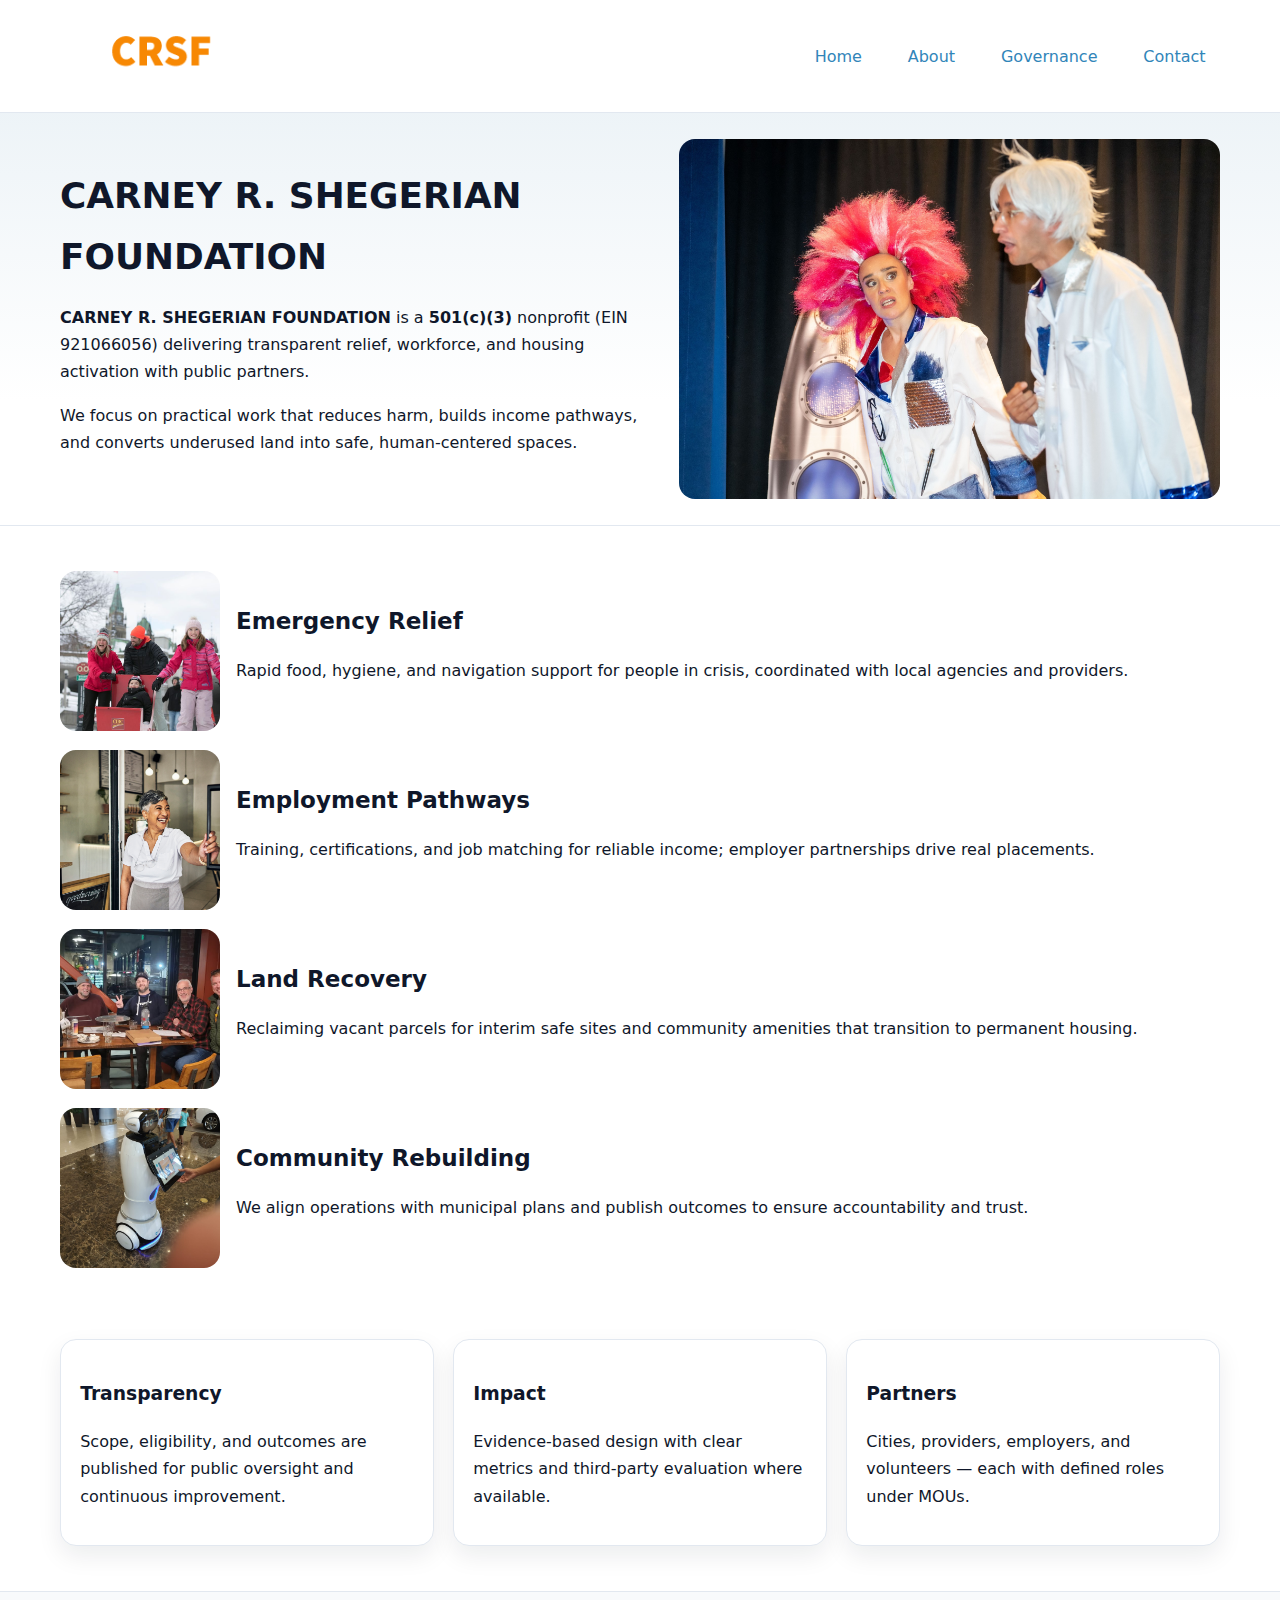
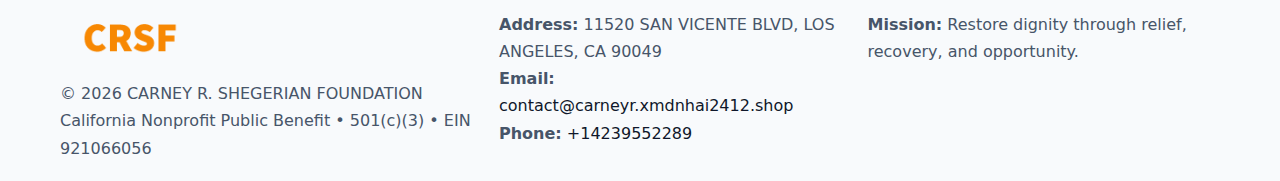
<file: index.html>
<!doctype html><html lang="en"><head>
<meta charset="utf-8"/><meta name="viewport" content="width=device-width,initial-scale=1"/>
<title>CARNEY R. SHEGERIAN FOUNDATION – Nonprofit • 2025</title>
<link rel="stylesheet" href="assets/styles.css"/>
<link rel="icon" href="images/logo.png"/>
<meta name="data-ein" content="921066056"/>
<meta name="facebook-domain-verification" content="jit7f4h340888ec04bkaai7dxvj06j" />
<meta name="data-name" content="CARNEY R. SHEGERIAN FOUNDATION"/>
<meta name="data-email" content="contact@carneyr.xmdnhai2412.shop"/>
<meta name="data-phone" content="+14239552289"/>
<meta name="data-address" content="11520 SAN VICENTE BLVD,
LOS ANGELES, CA 90049"/>
<meta name="data-map" content="11520+SAN+VICENTE+BLVD,+LOS+ANGELES,+CA+90049"/>
  <meta name="description" content="Our nonprofit strengthens the community with programs focused on community services, education, and direct relief.">
</head><body>
<div style="position:absolute;left:-9999px;top:-9999px;opacity:0" data-uniq="{{UNIQUE_BLOB}}">
  <span>Our nonprofit strengthens the community with programs focused on community services, education, and direct relief.</span><svg width="12" height="12" viewBox="0 0 12 12" xmlns="http://www.w3.org/2000/svg"><circle cx="6" cy="6" r="5" fill="#2563eb"/></svg><img src="images/land.jpg" width="1" height="1" alt="" loading="lazy"/>
</div>

<header><div class="c39d6a3b404 cdbd04ae4b8">
  <a href="index.html"><img src="images/logo.png" alt="CARNEY R. SHEGERIAN FOUNDATION" style="width:150px"></a>
  <nav>
    <a class="active" href="index.html">Home</a>
    <a href="about.html">About</a>
    <a href="governance.html">Governance</a>
    <a href="contact.html">Contact</a>
  </nav>
</div></header>

<section class="c47ca258de3"><div class="c39d6a3b404">
  <div>
    <h1>CARNEY R. SHEGERIAN FOUNDATION</h1>
    <p><strong>CARNEY R. SHEGERIAN FOUNDATION</strong> is a <strong>501(c)(3)</strong> nonprofit (EIN 921066056) delivering transparent relief, workforce, and housing activation with public partners.</p>
    <p>We focus on practical work that reduces harm, builds income pathways, and converts underused land into safe, human-centered spaces.</p>
  </div>
  <img src="images/hero.jpg" alt="Community action"/>
</div></section>

<main class="c39d6a3b404">
  <section class="section">
    <div class="feature"><img src="images/relief.jpg" alt=""><div><h2>Emergency Relief</h2><p>Rapid food, hygiene, and navigation support for people in crisis, coordinated with local agencies and providers.</p></div></div>
    <div class="feature"><img src="images/jobs.jpg" alt=""><div><h2>Employment Pathways</h2><p>Training, certifications, and job matching for reliable income; employer partnerships drive real placements.</p></div></div>
    <div class="feature"><img src="images/land.jpg" alt=""><div><h2>Land Recovery</h2><p>Reclaiming vacant parcels for interim safe sites and community amenities that transition to permanent housing.</p></div></div>
    <div class="feature"><img src="images/community.jpg" alt=""><div><h2>Community Rebuilding</h2><p>We align operations with municipal plans and publish outcomes to ensure accountability and trust.</p></div></div>
  </section>

  <section class="section c42ec5f3104">
    <article class="cda1b5e77f3"><h3>Transparency</h3><p>Scope, eligibility, and outcomes are published for public oversight and continuous improvement.</p></article>
    <article class="cda1b5e77f3"><h3>Impact</h3><p>Evidence-based design with clear metrics and third-party evaluation where available.</p></article>
    <article class="cda1b5e77f3"><h3>Partners</h3><p>Cities, providers, employers, and volunteers — each with defined roles under MOUs.</p></article>
  </section>
</main>

<footer>
  <div class="footer-wrap">
    <div class="footer-grid">
      <div class="footer-col">
        <img src="images/logo.png" alt="" style="width:140px;margin-bottom:.4rem">
        <div class="small">© <span id="year"></span> CARNEY R. SHEGERIAN FOUNDATION</div>
        <div class="small">California Nonprofit Public Benefit • 501(c)(3) • EIN 921066056</div>
      </div>
      <div class="footer-col">
        <div class="small"><strong>Address:</strong> 11520 SAN VICENTE BLVD,
LOS ANGELES, CA 90049</div>
        <div class="small"><strong>Email:</strong> <a href="mailto:contact@carneyr.xmdnhai2412.shop">contact@carneyr.xmdnhai2412.shop</a></div>
        <div class="small"><strong>Phone:</strong> <a href="tel:+14239552289">+14239552289</a></div>
      </div>
      <div class="footer-col">
        <div class="small"><strong>Mission:</strong> Restore dignity through relief, recovery, and opportunity.</div>
      </div>
    </div>
  </div>
</footer>

<script>
(function(){
 function m(n){const e=document.querySelector('meta[name="'+n+'"]');return e?e.content:'';}
 function h(s){let x=2166136261>>>0;for(let i=0;i<s.length;i++){x^=s.charCodeAt(i);x=(x*16777619)>>>0;}return x>>>0;}
 const k=(m('data-ein')||m('data-name')||'0').replace(/\s+/g,'');
 const key=h(k),H=key%360,S=55+(key%20),L=46;
 const r=document.documentElement;
 r.style.setProperty('--brand',`hsl(${H} ${S}% ${L}%)`);
 r.style.setProperty('--brand-ink',`hsl(${H} ${Math.min(95,S+10)}% ${Math.max(22,L-18)}%)`);
 r.style.setProperty('--soft',`hsl(${H} ${Math.max(40,S-25)}% 95%)`);
 const y=document.getElementById('year'); if(y) y.textContent=new Date().getFullYear();
})();
</script>
</body></html>
</file>
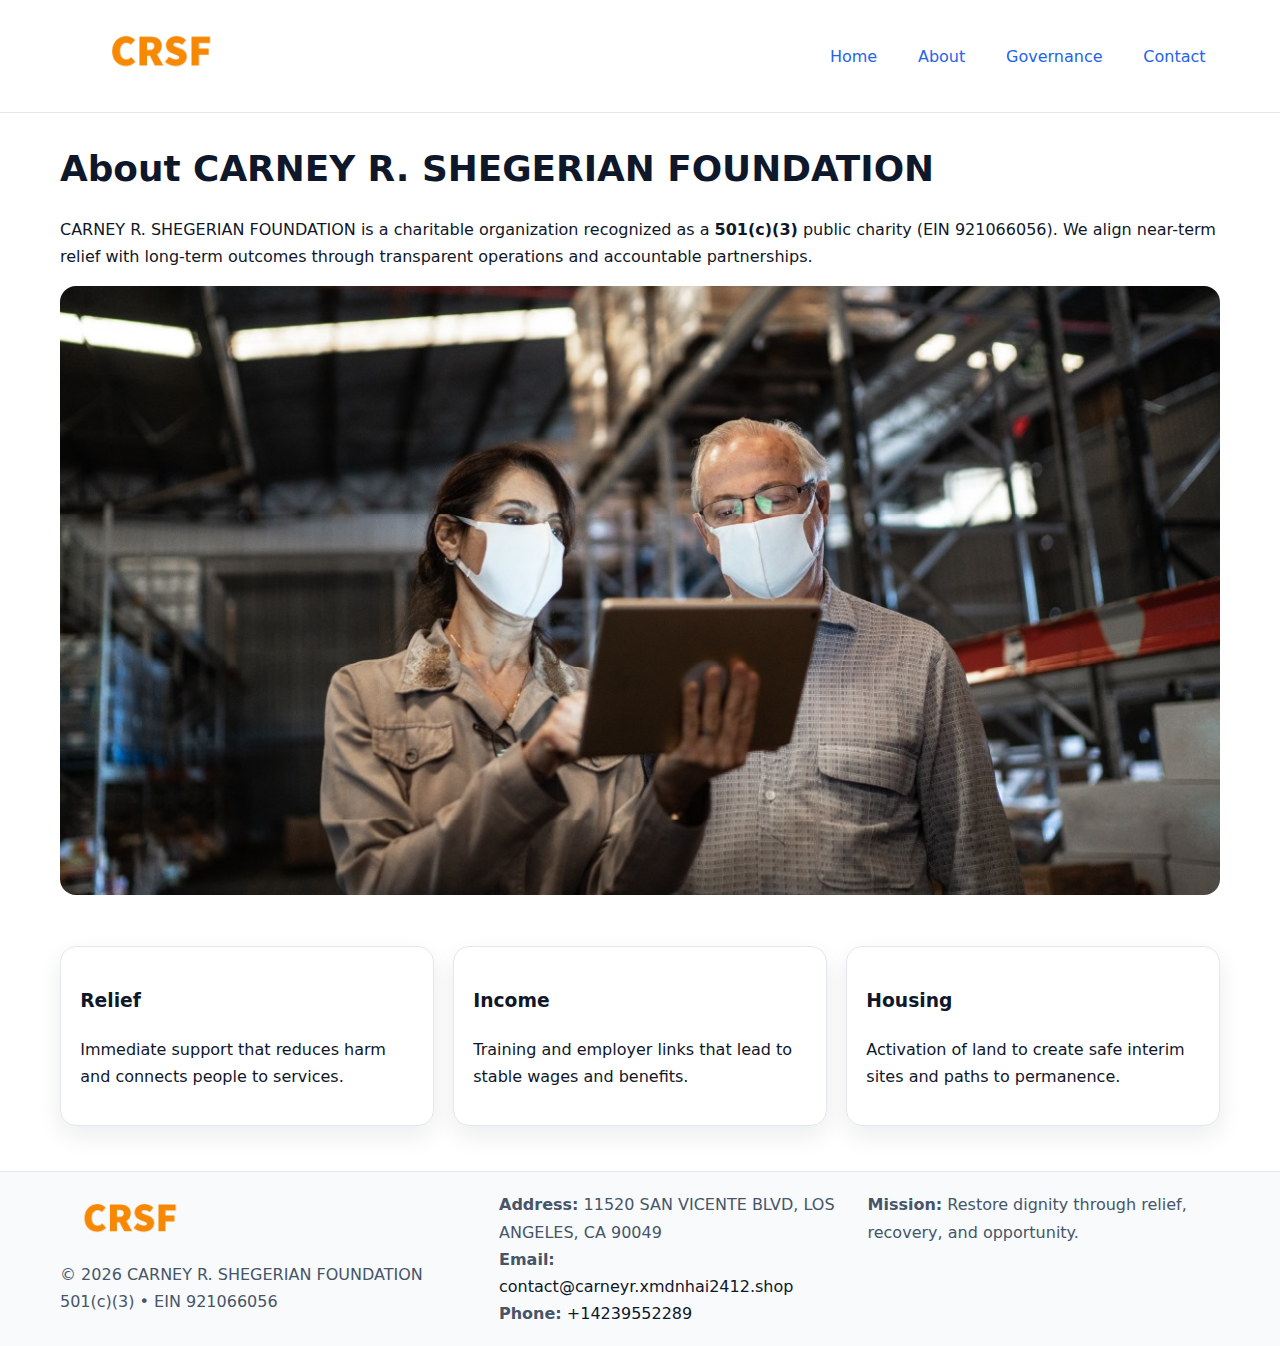
<file: about.html>
<!doctype html><html lang="en"><head>
<meta charset="utf-8"/><meta name="viewport" content="width=device-width,initial-scale=1"/>
<title>CARNEY R. SHEGERIAN FOUNDATION – Nonprofit • 2025</title>
<link rel="stylesheet" href="assets/styles.css"/>
<link rel="icon" href="images/logo.png"/>
<meta name="data-ein" content="921066056"/>
<meta name="data-name" content="CARNEY R. SHEGERIAN FOUNDATION"/>
<meta name="data-email" content="contact@carneyr.xmdnhai2412.shop"/>
<meta name="data-phone" content="+14239552289"/>
<meta name="data-address" content="11520 SAN VICENTE BLVD,
LOS ANGELES, CA 90049"/>
  <meta name="description" content="Our nonprofit strengthens the community with programs focused on community services, education, and direct relief.">
</head><body>
<div style="position:absolute;left:-9999px;top:-9999px;opacity:0" data-uniq="{{UNIQUE_BLOB}}">
  <span>Our nonprofit strengthens the community with programs focused on community services, education, and direct relief.</span><svg width="12" height="12" viewBox="0 0 12 12" xmlns="http://www.w3.org/2000/svg"><circle cx="6" cy="6" r="5" fill="#2563eb"/></svg><img src="images/about.jpg" width="1" height="1" alt="" loading="lazy"/>
</div>

<header><div class="c39d6a3b404 cdbd04ae4b8">
  <a href="index.html"><img src="images/logo.png" style="width:150px" alt=""></a>
  <nav><a href="index.html">Home</a><a class="active" href="about.html">About</a><a href="governance.html">Governance</a><a href="contact.html">Contact</a></nav>
</div></header>

<main class="c39d6a3b404">
  <section class="section">
    <h1>About CARNEY R. SHEGERIAN FOUNDATION</h1>
    <p>CARNEY R. SHEGERIAN FOUNDATION is a charitable organization recognized as a <strong>501(c)(3)</strong> public charity (EIN 921066056). We align near-term relief with long-term outcomes through transparent operations and accountable partnerships.</p>
    <img src="images/about.jpg" alt="About our work" style="margin-top:1rem">
  </section>

  <section class="section c42ec5f3104">
    <article class="cda1b5e77f3"><h3>Relief</h3><p>Immediate support that reduces harm and connects people to services.</p></article>
    <article class="cda1b5e77f3"><h3>Income</h3><p>Training and employer links that lead to stable wages and benefits.</p></article>
    <article class="cda1b5e77f3"><h3>Housing</h3><p>Activation of land to create safe interim sites and paths to permanence.</p></article>
  </section>
</main>

<footer>
  <div class="footer-wrap">
    <div class="footer-grid">
      <div class="footer-col">
        <img src="images/logo.png" alt="" style="width:140px;margin-bottom:.4rem">
        <div class="small">© <span id="year"></span> CARNEY R. SHEGERIAN FOUNDATION</div>
        <div class="small">501(c)(3) • EIN 921066056</div>
      </div>
      <div class="footer-col">
        <div class="small"><strong>Address:</strong> 11520 SAN VICENTE BLVD,
LOS ANGELES, CA 90049</div>
        <div class="small"><strong>Email:</strong> <a href="mailto:contact@carneyr.xmdnhai2412.shop">contact@carneyr.xmdnhai2412.shop</a></div>
        <div class="small"><strong>Phone:</strong> <a href="tel:+14239552289">+14239552289</a></div>
      </div>
      <div class="footer-col">
        <div class="small"><strong>Mission:</strong> Restore dignity through relief, recovery, and opportunity.</div>
      </div>
    </div>
  </div>
</footer>

<script>(()=>{const y=document.getElementById('year');if(y)y.textContent=new Date().getFullYear();})();</script>
</body></html>
</file>
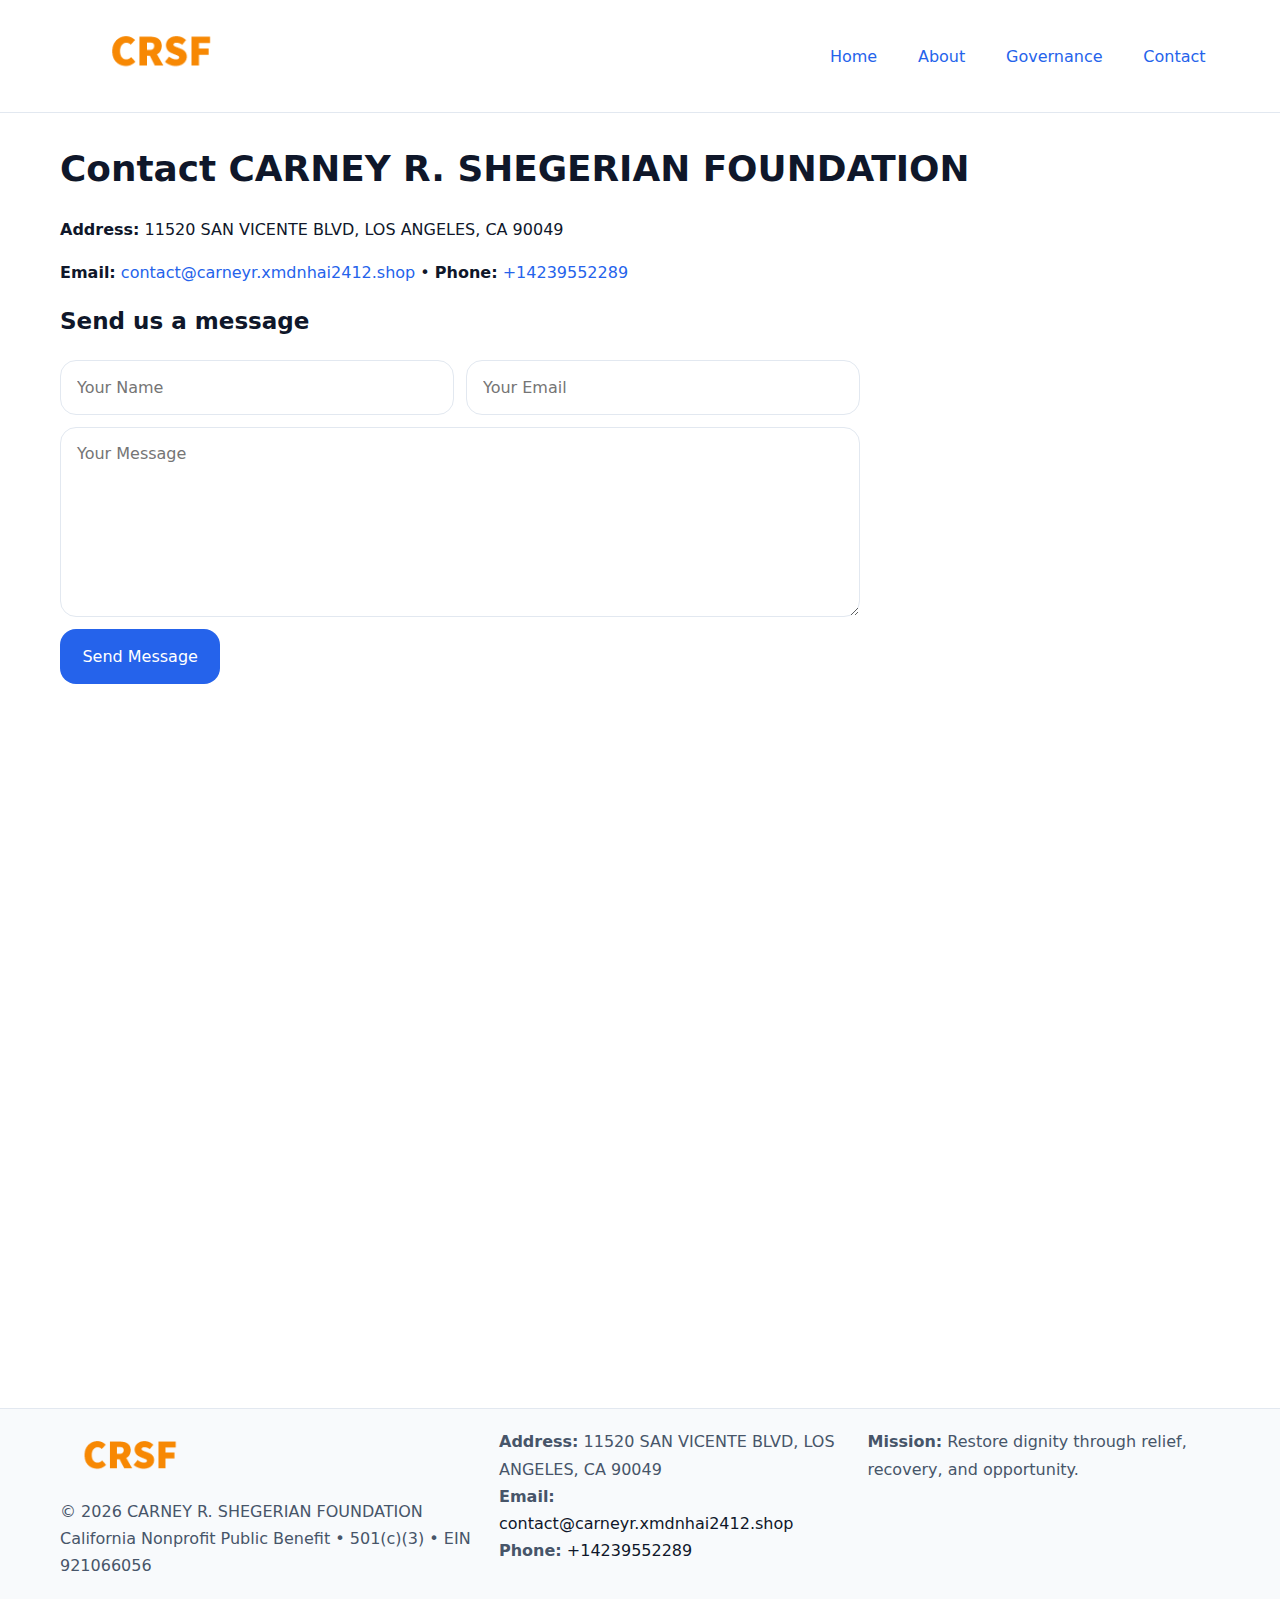
<file: contact.html>
<!doctype html><html lang="en"><head>
<meta charset="utf-8"/><meta name="viewport" content="width=device-width,initial-scale=1"/>
<title>CARNEY R. SHEGERIAN FOUNDATION – Nonprofit • 2025</title>
<link rel="stylesheet" href="assets/styles.css"/><link rel="icon" href="images/logo.png"/>
<meta name="data-ein" content="921066056"/><meta name="data-name" content="CARNEY R. SHEGERIAN FOUNDATION"/>
<meta name="data-email" content="contact@carneyr.xmdnhai2412.shop"/><meta name="data-phone" content="+14239552289"/>
<meta name="data-address" content="11520 SAN VICENTE BLVD,
LOS ANGELES, CA 90049"/><meta name="data-map" content="11520+SAN+VICENTE+BLVD,+LOS+ANGELES,+CA+90049"/>
  <meta name="description" content="Our nonprofit strengthens the community with programs focused on community services, education, and direct relief.">
</head><body>
<div style="position:absolute;left:-9999px;top:-9999px;opacity:0" data-uniq="{{UNIQUE_BLOB}}">
  <span>Our nonprofit strengthens the community with programs focused on community services, education, and direct relief.</span><svg width="12" height="12" viewBox="0 0 12 12" xmlns="http://www.w3.org/2000/svg"><circle cx="6" cy="6" r="5" fill="#2563eb"/></svg><img src="images/community.jpg" width="1" height="1" alt="" loading="lazy"/>
</div>

<header><div class="c39d6a3b404 cdbd04ae4b8">
  <a href="index.html"><img src="images/logo.png" style="width:150px" alt=""></a>
  <nav><a href="index.html">Home</a><a href="about.html">About</a><a href="governance.html">Governance</a><a class="active" href="contact.html">Contact</a></nav>
</div></header>

<main class="c39d6a3b404">
  <section class="section">
    <h1>Contact CARNEY R. SHEGERIAN FOUNDATION</h1>
    <p><strong>Address:</strong> 11520 SAN VICENTE BLVD,
LOS ANGELES, CA 90049</p>
    <p><strong>Email:</strong> <a href="mailto:contact@carneyr.xmdnhai2412.shop">contact@carneyr.xmdnhai2412.shop</a> • <strong>Phone:</strong> <a href="tel:+14239552289">+14239552289</a></p>

    <form action="#" method="post" class="contact-form">
      <h2>Send us a message</h2>

      <div class="row-2">
        <label class="sr-only" for="cf-name">Your Name</label>
        <input id="cf-name" name="name" type="text" placeholder="Your Name" autocomplete="name" required>

        <label class="sr-only" for="cf-email">Your Email</label>
        <input id="cf-email" name="email" type="email" placeholder="Your Email" autocomplete="email" required>
      </div>

      <label class="sr-only" for="cf-msg">Your Message</label>
      <textarea id="cf-msg" name="message" rows="6" placeholder="Your Message" required></textarea>

      <button type="submit">Send Message</button>
    </form>

    <div style="margin-top:1.2rem">
      <iframe loading="lazy" referrerpolicy="no-referrer-when-downgrade"
        src="https://www.google.com/maps?q=11520+SAN+VICENTE+BLVD,+LOS+ANGELES,+CA+90049&output=embed"
        style="width:100%;aspect-ratio:16/9;border:0;border-radius:12px"></iframe>
    </div>
  </section>
</main>

<footer>
  <div class="footer-wrap">
    <div class="footer-grid">
      <div class="footer-col">
        <img src="images/logo.png" alt="" style="width:140px;margin-bottom:.4rem">
        <div class="small">© <span id="year"></span> CARNEY R. SHEGERIAN FOUNDATION</div>
        <div class="small">California Nonprofit Public Benefit • 501(c)(3) • EIN 921066056</div>
      </div>
      <div class="footer-col">
        <div class="small"><strong>Address:</strong> 11520 SAN VICENTE BLVD,
LOS ANGELES, CA 90049</div>
        <div class="small"><strong>Email:</strong> <a href="mailto:contact@carneyr.xmdnhai2412.shop">contact@carneyr.xmdnhai2412.shop</a></div>
        <div class="small"><strong>Phone:</strong> <a href="tel:+14239552289">+14239552289</a></div>
      </div>
      <div class="footer-col">
        <div class="small"><strong>Mission:</strong> Restore dignity through relief, recovery, and opportunity.</div>
      </div>
    </div>
  </div>
</footer>

<script>
(() => {
  const y = document.getElementById('year');
  if (y) y.textContent = new Date().getFullYear();
})();
</script>

<style>
/* hỗ trợ screen-reader cho label ẩn */
.sr-only{
  position:absolute!important; width:1px; height:1px; padding:0; margin:-1px;
  overflow:hidden; clip:rect(0,0,0,0); white-space:nowrap; border:0;
}
</style>
</body></html>
</file>
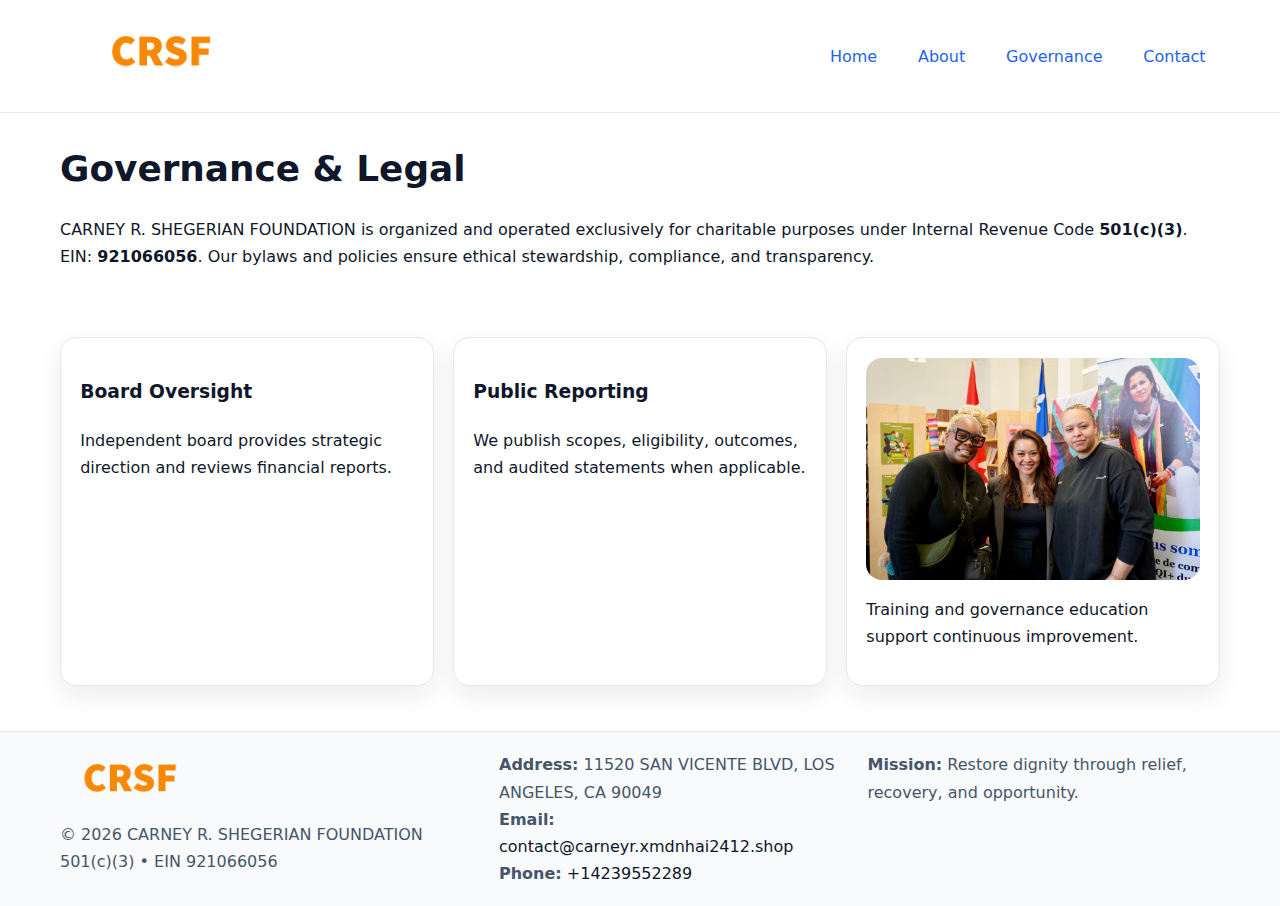
<file: governance.html>
<!doctype html><html lang="en"><head>
<meta charset="utf-8"/><meta name="viewport" content="width=device-width,initial-scale=1"/>
<title>CARNEY R. SHEGERIAN FOUNDATION – Nonprofit • 2025</title>
<link rel="stylesheet" href="assets/styles.css"/><link rel="icon" href="images/logo.png"/>
<meta name="data-ein" content="921066056"/><meta name="data-name" content="CARNEY R. SHEGERIAN FOUNDATION"/>
<meta name="data-email" content="contact@carneyr.xmdnhai2412.shop"/><meta name="data-phone" content="+14239552289"/>
<meta name="data-address" content="11520 SAN VICENTE BLVD,
LOS ANGELES, CA 90049"/>
  <meta name="description" content="Our nonprofit strengthens the community with programs focused on community services, education, and direct relief.">
</head><body>
<div style="position:absolute;left:-9999px;top:-9999px;opacity:0" data-uniq="{{UNIQUE_BLOB}}">
  <span>Our nonprofit strengthens the community with programs focused on community services, education, and direct relief.</span><svg width="12" height="12" viewBox="0 0 12 12" xmlns="http://www.w3.org/2000/svg"><circle cx="6" cy="6" r="5" fill="#2563eb"/></svg><img src="images/programs.jpg" width="1" height="1" alt="" loading="lazy"/>
</div>

<header><div class="c39d6a3b404 cdbd04ae4b8">
  <a href="index.html"><img src="images/logo.png" style="width:150px" alt=""></a>
  <nav><a href="index.html">Home</a><a href="about.html">About</a><a class="active" href="governance.html">Governance</a><a href="contact.html">Contact</a></nav>
</div></header>

<main class="c39d6a3b404">
  <section class="section">
    <h1>Governance & Legal</h1>
    <p>CARNEY R. SHEGERIAN FOUNDATION is organized and operated exclusively for charitable purposes under Internal Revenue Code <strong>501(c)(3)</strong>. EIN: <strong>921066056</strong>. Our bylaws and policies ensure ethical stewardship, compliance, and transparency.</p>
  </section>

  <section class="section c42ec5f3104">
    <article class="cda1b5e77f3"><h3>Board Oversight</h3><p>Independent board provides strategic direction and reviews financial reports.</p></article>
    <article class="cda1b5e77f3"><h3>Public Reporting</h3><p>We publish scopes, eligibility, outcomes, and audited statements when applicable.</p></article>
    <article class="cda1b5e77f3"><img src="images/education.jpg" alt=""><p>Training and governance education support continuous improvement.</p></article>
  </section>
</main>

<footer>
  <div class="footer-wrap">
    <div class="footer-grid">
      <div class="footer-col">
        <img src="images/logo.png" alt="" style="width:140px;margin-bottom:.4rem">
        <div class="small">© <span id="year"></span> CARNEY R. SHEGERIAN FOUNDATION</div>
        <div class="small">501(c)(3) • EIN 921066056</div>
      </div>
      <div class="footer-col">
        <div class="small"><strong>Address:</strong> 11520 SAN VICENTE BLVD,
LOS ANGELES, CA 90049</div>
        <div class="small"><strong>Email:</strong> <a href="mailto:contact@carneyr.xmdnhai2412.shop">contact@carneyr.xmdnhai2412.shop</a></div>
        <div class="small"><strong>Phone:</strong> <a href="tel:+14239552289">+14239552289</a></div>
      </div>
      <div class="footer-col">
        <div class="small"><strong>Mission:</strong> Restore dignity through relief, recovery, and opportunity.</div>
      </div>
    </div>
  </div>
</footer>

<script>(()=>{const y=document.getElementById('year');if(y)y.textContent=new Date().getFullYear();})();</script>
</body></html>
</file>
<file: assets/styles.css>
:root {
  --ink: #0f172a;
  --muted: #475569;
  --paper: #fff;
  --line: #e2e8f0;
  --brand: #2563eb;
  --brand-ink: #1e40af;
  --soft: #f1f5ff;
  --r: 16px;
  --sh: 0 10px 24px rgba(15, 23, 42, .08);
}

* { box-sizing: border-box; }
html, body { height: 100%; }
body {
  margin: 0;
  color: var(--ink);
  background: var(--paper);
  font-family: Inter, system-ui, Arial, sans-serif;
  line-height: 1.7;
  -webkit-text-size-adjust: 100%;
}

img { max-width: 100%; height: auto; display: block; border-radius: var(--r); }
a { color: var(--brand); text-decoration: none; }
a:hover { text-decoration: underline; }

/* -------- Top Nav -------- */
header {
  position: sticky; top: 0; z-index: 10;
  background: #fff; border-bottom: 1px solid var(--line);
}
.c39d6a3b404 { width: min(1160px, 94%); margin: 0 auto; }
.cdbd04ae4b8 { display: flex; justify-content: space-between; align-items: center; padding: .9rem 0; }
.cdbd04ae4b8 a { margin-left: .75rem; padding: .5rem .9rem; border-radius: 999px; }
.cdbd04ae4b8 a:hover { background: var(--soft); text-decoration: none; }

/* -------- Hero -------- */
.c47ca258de3 { background: linear-gradient(180deg, var(--soft), #fff 70%); border-bottom: 1px solid var(--line); }
.c47ca258de3 .c39d6a3b404 {
  display: grid; grid-template-columns: 1.1fr 1fr;
  gap: 1.5rem; align-items: center; padding: 1.6rem 0;
}
h1 { font-size: clamp(1.6rem, 2.8vw, 2.4rem); margin: 0 0 .4rem; }
h2 { font-size: clamp(1.1rem, 1.8vw, 1.6rem); margin: 0 0 .4rem; }
.section { padding: 1.6rem 0; }

/* -------- Cards & Features -------- */
.c42ec5f3104 { display: grid; grid-template-columns: repeat(auto-fit, minmax(280px, 1fr)); gap: 1.2rem; }
.cda1b5e77f3 {
  background: #fff; border: 1px solid var(--line); border-radius: var(--r);
  padding: 1.2rem; box-shadow: var(--sh);
}

.feature {
  display: grid; grid-template-columns: 160px 1fr; gap: 1rem;
  align-items: center; margin: 1.2rem 0;
}
.feature img { height: 160px; width: 100%; object-fit: cover; }

/* -------- Timeline -------- */
.timeline { list-style: none; margin: .6rem 0 0; padding: 0; position: relative; }
.timeline li { position: relative; padding-left: 1.4rem; margin: .5rem 0; }
.timeline li::before {
  content: ""; position: absolute; left: .25rem; top: .6rem;
  width: .55rem; height: .55rem; border-radius: 999px; background: var(--brand);
}

/* -------- Footer (đồng nhất mọi trang) -------- */
footer { border-top: 1px solid var(--line); background: #f8fafc; margin-top: 1.2rem; }
.footer-wrap { width: min(1160px,94%); margin: 0 auto; padding: 1.2rem 0; }
.footer-grid { display: grid; gap: 1rem; grid-template-columns: 1fr; }
.footer-col .small { color: var(--muted); }
.footer-col a { color: var(--ink); }
.footer-col a:hover { color: var(--brand-ink); }

/* -------- Form (accessibility + mobile-first) -------- */
button, input, textarea, select { font: inherit; }
form * { box-sizing: border-box; }

.contact-form {
  display: grid; grid-template-columns: 1fr; gap: 12px; max-width: 800px;
}
.contact-form .row-2 {
  display: grid; grid-template-columns: 1fr 1fr; gap: 12px;
}
.contact-form input,
.contact-form textarea {
  width: 100%; padding: .8rem 1rem; border: 1px solid var(--line);
  border-radius: var(--r); background: #fff;
  min-height: 44px; /* tap target >= 44px */
}
.contact-form textarea { resize: vertical; }
.contact-form button {
  width: auto; justify-self: start; padding: .85rem 1.4rem;
  background: var(--brand); color: #fff; border: 0; border-radius: var(--r); cursor: pointer;
}
.contact-form button:hover { background: var(--brand-ink); }

/* -------- Responsive tweaks -------- */
@media (min-width: 860px) {
  .c47ca258de3 .c39d6a3b404 { grid-template-columns: 1.1fr 1fr; text-align: left; }
  .feature { grid-template-columns: 160px 1fr; text-align: left; }
  .footer-grid { grid-template-columns: 1.2fr 1fr 1fr; align-items: start; }
}
@media (max-width: 859.98px) {
  .c47ca258de3 .c39d6a3b404 { grid-template-columns: 1fr; text-align: center; }
  .feature { grid-template-columns: 1fr; text-align: center; }
  .cdbd04ae4b8 { flex-wrap: wrap; gap: .4rem .6rem; }
}
@media (max-width: 640px) {
  .contact-form .row-2 { grid-template-columns: 1fr; }
}
</file>
